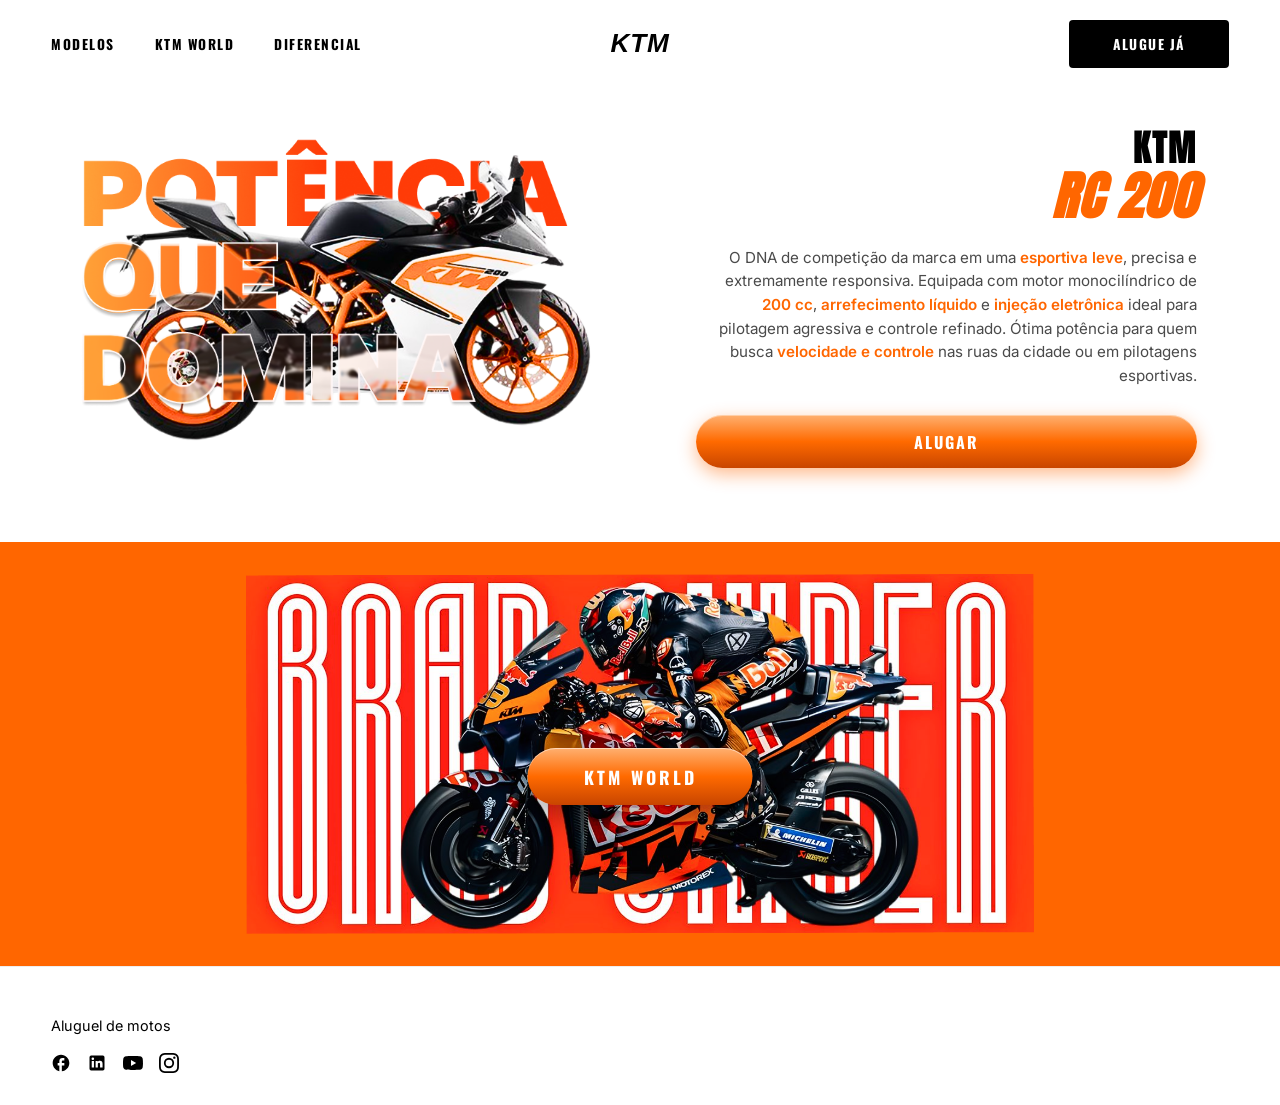
<file: front/index.html>
<!DOCTYPE html>
<html lang="pt-BR">
<head>
    <meta charset="UTF-8">
    <meta name="viewport" content="width=device-width, initial-scale=1.0">
    <title>KTM — KTM World</title>
    <link href="https://fonts.googleapis.com/css2?family=Anton&family=Oswald:wght@600;700&family=Inter:wght@400;600&display=swap" rel="stylesheet">
    <link rel="stylesheet" href="css/common.css">
    <link rel="stylesheet" href="css/footer.css">
    <link rel="stylesheet" href="css/index.css">
    <link rel="stylesheet" href="css/responsive.css">
</head>
<body>

    <header class="navbar">
        <nav class="nav-left">
            <a href="modelos.html">MODELOS</a>
            <a href="index.html">KTM WORLD</a>
            <a href="diferencial.html">DIFERENCIAL</a>
        </nav>

        <a href="index.html" class="nav-logo">
            <img src="images/logo-ktm.svg" alt="KTM" width="220" height="70">
        </a>

        <div class="nav-right">
            <a href="modelos.html" class="btn-login">ALUGUE JÁ</a>
        </div>
    </header>

    <section class="hero">
        <img class="hero-moto" src="images/agrupamento%20moto%20titulo%20inicio.png" alt="KTM RC 200">
        <div class="hero-text">
            <h1 class="hero-title">
                <span class="hero-brand">KTM</span>
                <span class="hero-model">RC 200</span>
            </h1>
            <p class="hero-desc">
                O DNA de competição da marca em uma <span class="orange">esportiva leve</span>,
                precisa e extremamente responsiva. Equipada com motor monocilíndrico de
                <span class="orange">200 cc</span>,
                <span class="orange">arrefecimento líquido</span> e
                <span class="orange">injeção eletrônica</span> ideal para pilotagem agressiva
                e controle refinado. Ótima potência para quem busca
                <span class="orange">velocidade e controle</span> nas ruas da cidade ou em
                pilotagens esportivas.
            </p>
            <a href="modelos.html" class="btn-cta">ALUGAR</a>
        </div>
    </section>

    <section class="banner">
        <div class="banner-bg-text"></div>
        <img class="banner-rider" src="images/IMAGEM%20BANNER%20PILOTO.png" alt="Brad Binder em KTM">
        <a href="modelos.html" class="btn-banner">KTM WORLD</a>
    </section>

    <footer class="footer footer-inicio">
        <p>Aluguel de motos</p>
        <div class="redes">
            <a href="#"><img src="images/icon-facebook.svg" alt="Facebook" width="20" height="20"></a>
            <a href="#"><img src="images/icon-linkedin.svg" alt="LinkedIn" width="20" height="20"></a>
            <a href="#"><img src="images/icon-youtube.svg" alt="YouTube" width="20" height="20"></a>
            <a href="#"><img src="images/icon-instagram.svg" alt="Instagram" width="20" height="20"></a>
        </div>
    </footer>

</body>
</html>
</file>
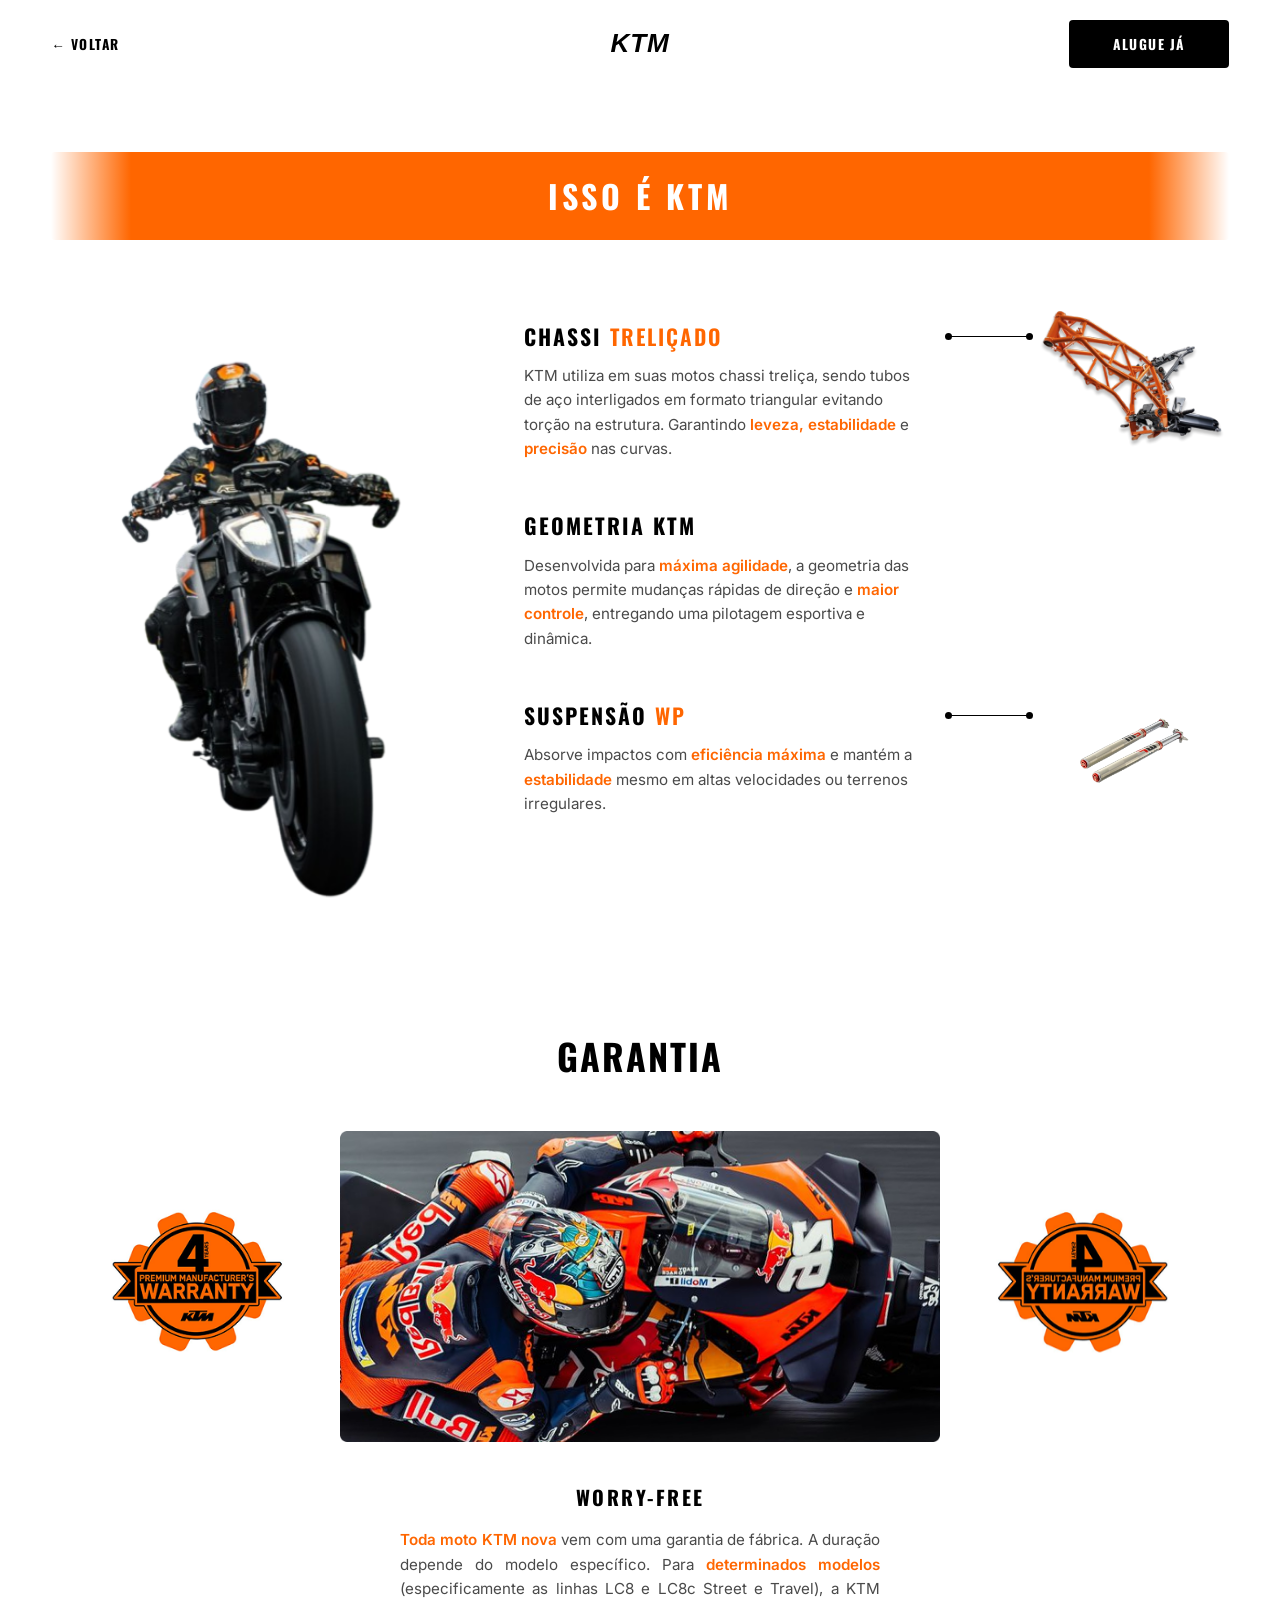
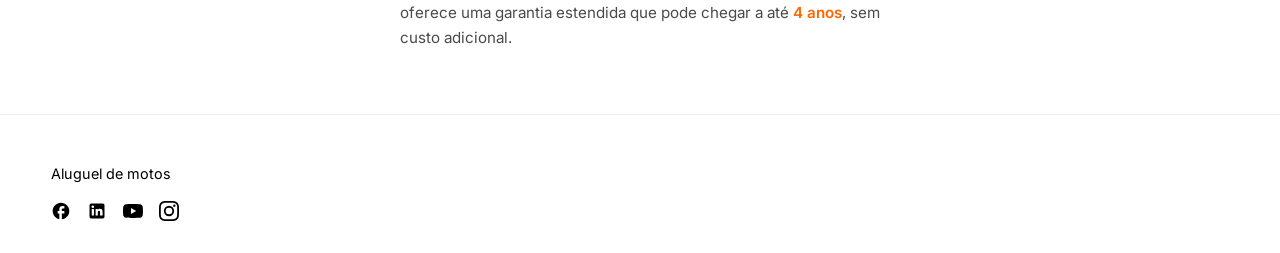
<file: front/diferencial.html>
<!DOCTYPE html>
<html lang="pt-BR">
<head>
    <meta charset="UTF-8">
    <meta name="viewport" content="width=device-width, initial-scale=1.0">
    <title>KTM — Diferencial</title>
    <link href="https://fonts.googleapis.com/css2?family=Anton&family=Oswald:wght@600;700&family=Inter:wght@400;600&display=swap" rel="stylesheet">
    <link rel="stylesheet" href="css/common.css">
    <link rel="stylesheet" href="css/footer.css">
    <link rel="stylesheet" href="css/diferencial.css">
    <link rel="stylesheet" href="css/responsive.css">
</head>
<body>

    <header class="navbar">
        <nav class="nav-left nav-left--back-only">
            <a href="index.html" class="nav-back-home">← VOLTAR</a>
        </nav>

        <a href="index.html" class="nav-logo">
            <img src="images/logo-ktm.svg" alt="KTM" width="220" height="70">
        </a>

        <div class="nav-right">
            <a href="modelos.html" class="btn-login">ALUGUE JÁ</a>
        </div>
    </header>

    <section class="ktm-essence" id="diferencial">
        <div class="essence-banner">
            <h2>ISSO É KTM</h2>
        </div>

        <div class="essence-content">
            <div class="essence-rider">
                <img src="images/Piloto%20imagem%20aba%20(isso%20%C3%A9%20ktm).png" alt="Piloto KTM em moto naked">
            </div>

            <div class="essence-features">

                <article class="feature">
                    <h3 class="feature-title">CHASSI <span class="orange">TRELIÇADO</span></h3>
                    <p>
                        KTM utiliza em suas motos chassi treliça, sendo tubos de aço
                        interligados em formato triangular evitando torção na estrutura.
                        Garantindo <span class="orange">leveza, estabilidade</span> e
                        <span class="orange">precisão</span> nas curvas.
                    </p>
                    <div class="feature-line feature-line--right"></div>
                    <div class="feature-img feature-img--chassi">
                        <img src="images/Chassi%20treli%C3%A7a%20(isso%20%C3%A9%20ktm).png" alt="Chassi treliçado KTM">
                    </div>
                </article>

                <article class="feature">
                    <h3 class="feature-title">GEOMETRIA <span>KTM</span></h3>
                    <p>
                        Desenvolvida para <span class="orange">máxima agilidade</span>, a
                        geometria das motos permite mudanças rápidas de direção e
                        <span class="orange">maior controle</span>, entregando uma pilotagem
                        esportiva e dinâmica.
                    </p>
                </article>

                <article class="feature">
                    <h3 class="feature-title">SUSPENSÃO <span class="orange">WP</span></h3>
                    <p>
                        Absorve impactos com <span class="orange">eficiência máxima</span> e
                        mantém a <span class="orange">estabilidade</span> mesmo em altas
                        velocidades ou terrenos irregulares.
                    </p>
                    <div class="feature-line feature-line--right"></div>
                    <div class="feature-img feature-img--suspensao">
                        <img src="images/Suspens%C3%A3o%20WP%20(isso%20%C3%A9%20ktm).png" alt="Suspensão WP KTM">
                    </div>
                </article>

            </div>
        </div>
    </section>

    <section class="warranty">
        <h2 class="section-title">GARANTIA</h2>

        <div class="warranty-row">
            <img class="warranty-badge warranty-badge--left" src="images/selo%20garantia%204%20anos%20png%20direita.png" alt="Selo 4 anos de garantia">
            <div class="warranty-photo">
                <img src="images/Image%20(5).png" alt="Piloto KTM em pista">
            </div>
            <img class="warranty-badge warranty-badge--right" src="images/selo%20garantia%204%20anos%20png%20direita.png" alt="Selo 4 anos de garantia">
        </div>

        <div class="warranty-info">
            <h3 class="warranty-title">WORRY-FREE</h3>
            <p>
                <span class="orange">Toda moto KTM nova</span> vem com uma garantia de
                fábrica. A duração depende do modelo específico. Para
                <span class="orange">determinados modelos</span> (especificamente as linhas
                LC8 e LC8c Street e Travel), a KTM oferece uma garantia estendida que pode
                chegar a até <span class="orange">4 anos</span>, sem custo adicional.
            </p>
        </div>
    </section>

    <footer class="footer footer-inicio">
        <p>Aluguel de motos</p>
        <div class="redes">
            <a href="#"><img src="images/icon-facebook.svg" alt="Facebook" width="20" height="20"></a>
            <a href="#"><img src="images/icon-linkedin.svg" alt="LinkedIn" width="20" height="20"></a>
            <a href="#"><img src="images/icon-youtube.svg" alt="YouTube" width="20" height="20"></a>
            <a href="#"><img src="images/icon-instagram.svg" alt="Instagram" width="20" height="20"></a>
        </div>
    </footer>

</body>
</html>
</file>
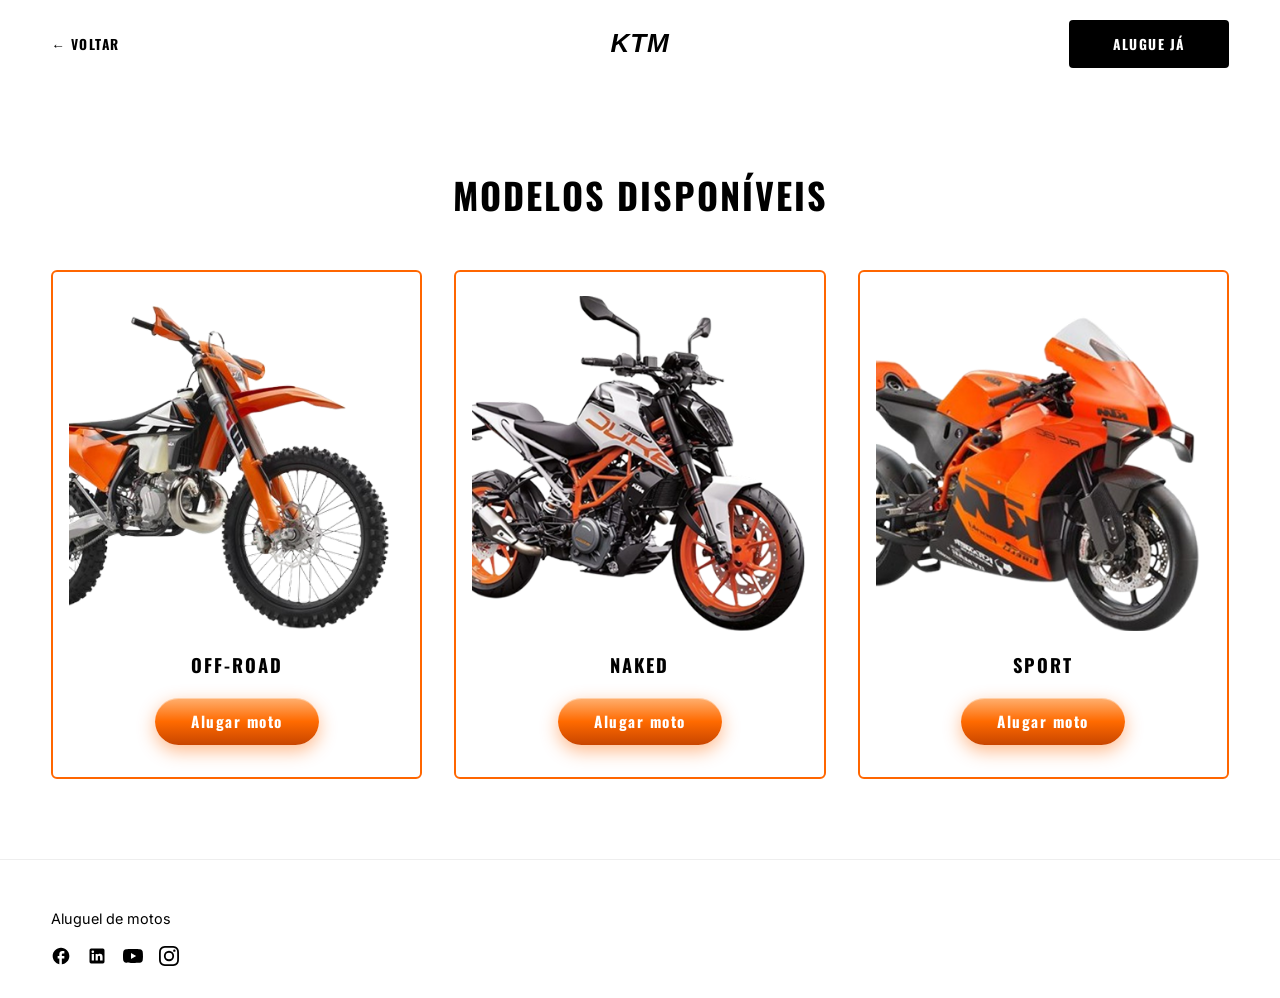
<file: front/modelos.html>
<!DOCTYPE html>
<html lang="pt-BR">
<head>
    <meta charset="UTF-8">
    <meta name="viewport" content="width=device-width, initial-scale=1.0">
    <title>KTM — Modelos disponíveis</title>
    <link href="https://fonts.googleapis.com/css2?family=Anton&family=Oswald:wght@600;700&family=Inter:wght@400;600&display=swap" rel="stylesheet">
    <link rel="stylesheet" href="css/common.css">
    <link rel="stylesheet" href="css/footer.css">
    <link rel="stylesheet" href="css/modelos.css">
    <link rel="stylesheet" href="css/responsive.css">
</head>
<body>

    <header class="navbar">
        <nav class="nav-left nav-left--back-only">
            <a href="index.html" class="nav-back-home">← VOLTAR</a>
        </nav>

        <a href="index.html" class="nav-logo">
            <img src="images/logo-ktm.svg" alt="KTM" width="220" height="70">
        </a>

        <div class="nav-right">
            <a href="modelos.html" class="btn-login">ALUGUE JÁ</a>
        </div>
    </header>

    <section class="models" id="modelos">
        <h2 class="section-title">MODELOS DISPONÍVEIS</h2>

        <div class="model-grid">
            <article class="model-card">
                <div class="model-img">
                    <img src="images/Image%20(2).png" alt="Moto KTM Off-Road">
                </div>
                <h3 class="model-name">OFF-ROAD</h3>
                <a href="off-road.html" class="btn-cta btn-cta--small">Alugar moto</a>
            </article>

            <article class="model-card">
                <div class="model-img">
                    <img src="images/Image%20(3).png" alt="Moto KTM Naked Duke">
                </div>
                <h3 class="model-name">NAKED</h3>
                <a href="naked.html" class="btn-cta btn-cta--small">Alugar moto</a>
            </article>

            <article class="model-card">
                <div class="model-img">
                    <img src="images/Image%20(4).png" alt="Moto KTM Sport RC">
                </div>
                <h3 class="model-name">SPORT</h3>
                <a href="sport.html" class="btn-cta btn-cta--small">Alugar moto</a>
            </article>
        </div>
    </section>

    <footer class="footer footer-inicio">
        <p>Aluguel de motos</p>
        <div class="redes">
            <a href="#"><img src="images/icon-facebook.svg" alt="Facebook" width="20" height="20"></a>
            <a href="#"><img src="images/icon-linkedin.svg" alt="LinkedIn" width="20" height="20"></a>
            <a href="#"><img src="images/icon-youtube.svg" alt="YouTube" width="20" height="20"></a>
            <a href="#"><img src="images/icon-instagram.svg" alt="Instagram" width="20" height="20"></a>
        </div>
    </footer>

</body>
</html>
</file>
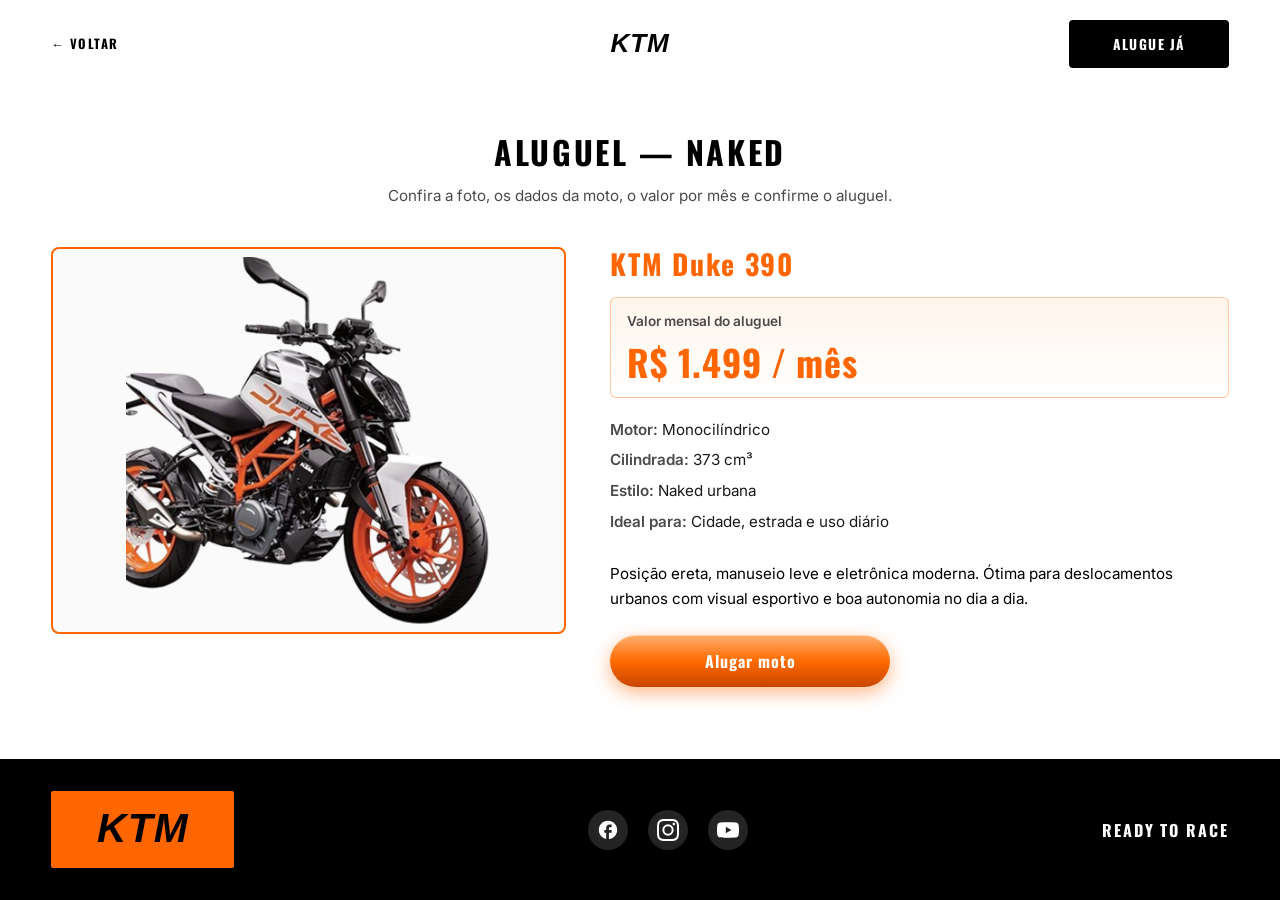
<file: front/naked.html>
<!DOCTYPE html>
<html lang="pt-BR">
<head>
    <meta charset="UTF-8">
    <meta name="viewport" content="width=device-width, initial-scale=1.0">
    <title>KTM — Aluguel Naked</title>
    <link href="https://fonts.googleapis.com/css2?family=Anton&family=Oswald:wght@600;700&family=Inter:wght@400;600&display=swap" rel="stylesheet">
    <link rel="stylesheet" href="css/common.css">
    <link rel="stylesheet" href="css/aluguel.css">
    <link rel="stylesheet" href="css/responsive.css">
</head>
<body class="pagina-aluguel">

    <header class="navbar cabecalho-aluguel">
        <a href="modelos.html" class="nav-back">← VOLTAR</a>
        <a href="index.html" class="nav-logo logo-centro">
            <img src="images/logo-ktm.svg" alt="KTM" width="220" height="70">
        </a>
        <div class="nav-right">
            <a href="modelos.html" class="btn-login">ALUGUE JÁ</a>
        </div>
    </header>

    <main class="rental-main">
        <h1 class="rental-page-title">Aluguel — Naked</h1>
        <p class="rental-page-sub">Confira a foto, os dados da moto, o valor por mês e confirme o aluguel.</p>

        <div class="rental-list">
            <article class="rental-card">
                <div class="rental-foto">
                    <img src="images/Image%20(3).png" alt="KTM Duke 390">
                </div>
                <div class="rental-dados">
                    <h2 class="rental-nome">KTM Duke 390</h2>

                    <div class="rental-price">
                        <p class="rental-price-intro">Valor mensal do aluguel</p>
                        <p class="rental-price-value">R$ 1.499 / mês</p>
                    </div>

                    <div class="rental-info">
                        <p><strong>Motor:</strong> Monocilíndrico</p>
                        <p><strong>Cilindrada:</strong> 373 cm³</p>
                        <p><strong>Estilo:</strong> Naked urbana</p>
                        <p><strong>Ideal para:</strong> Cidade, estrada e uso diário</p>
                    </div>

                    <p class="rental-texto">
                        Posição ereta, manuseio leve e eletrônica moderna. Ótima para deslocamentos urbanos com visual esportivo e boa autonomia no dia a dia.
                    </p>

                    <div class="rental-botao">
                        <a href="obrigado.html" class="btn-cta">Alugar moto</a>
                    </div>
                </div>
            </article>
        </div>
    </main>

    <footer class="rodape-aluguel">
        <div class="rodape-aluguel-conteudo">
            <a href="index.html" class="rodape-logo">
                <img src="images/logo-ktm.svg" alt="KTM" width="100" height="32">
            </a>
            <div class="rodape-redes">
                <a href="#"><img src="images/icon-facebook.svg" alt="Facebook" width="22" height="22"></a>
                <a href="#"><img src="images/icon-instagram.svg" alt="Instagram" width="22" height="22"></a>
                <a href="#"><img src="images/icon-youtube.svg" alt="YouTube" width="22" height="22"></a>
            </div>
            <div class="rodape-frase">
                <p>READY TO RACE</p>
            </div>
        </div>
    </footer>

</body>
</html>
</file>
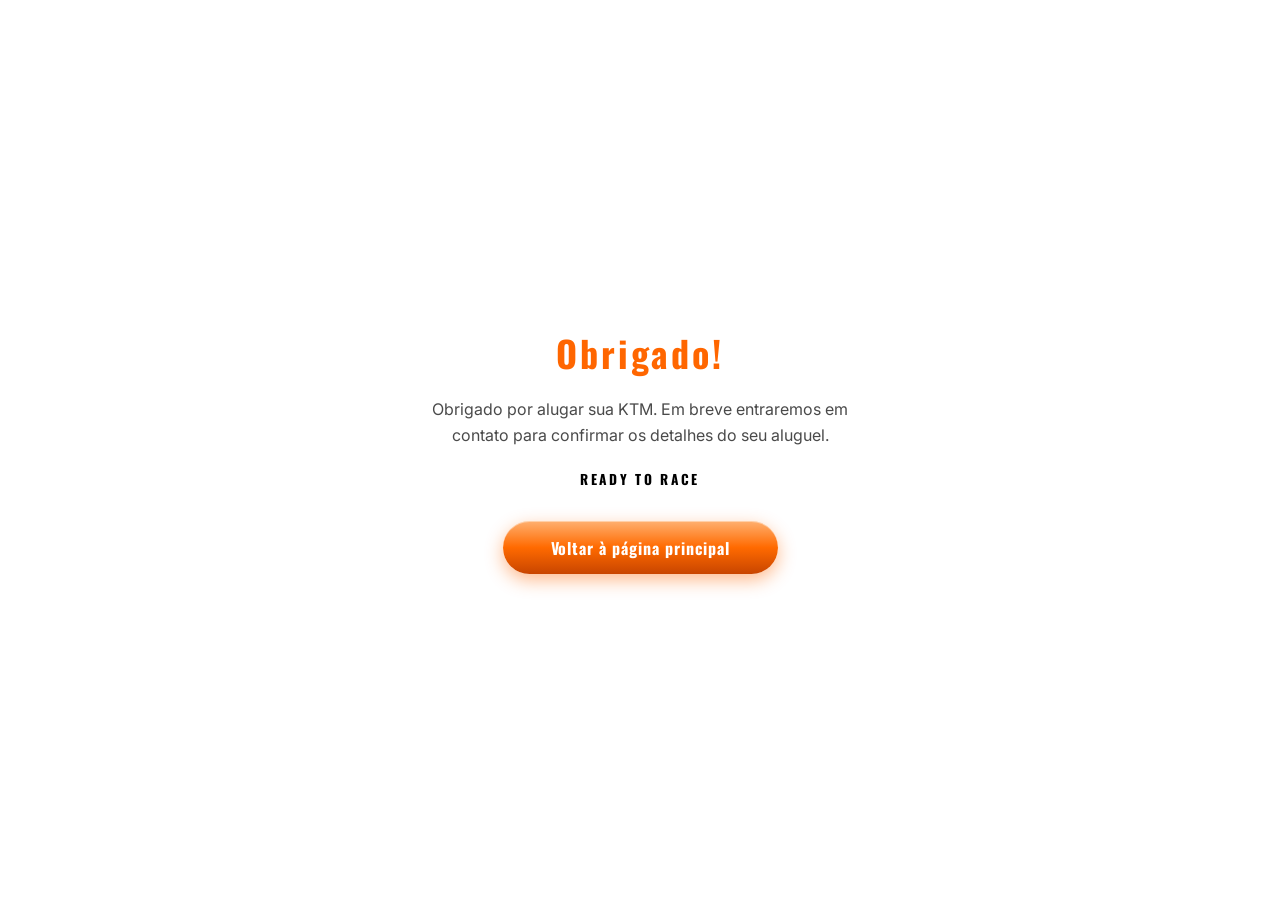
<file: front/obrigado.html>
<!DOCTYPE html>
<html lang="pt-BR">
<head>
    <meta charset="UTF-8">
    <meta name="viewport" content="width=device-width, initial-scale=1.0">
    <title>KTM — Obrigado</title>
    <link href="https://fonts.googleapis.com/css2?family=Anton&family=Oswald:wght@600;700&family=Inter:wght@400;600&display=swap" rel="stylesheet">
    <link rel="stylesheet" href="css/common.css">
    <link rel="stylesheet" href="css/obrigado.css">
    <link rel="stylesheet" href="css/responsive.css">
</head>
<body class="pagina-obrigado">

    <main>
        <h1>Obrigado!</h1>
        <p>Obrigado por alugar sua KTM. Em breve entraremos em contato para confirmar os detalhes do seu aluguel.</p>
        <p class="obrigado-marca">READY TO RACE</p>
        <a href="index.html" class="btn-cta">Voltar à página principal</a>
    </main>

</body>
</html>
</file>
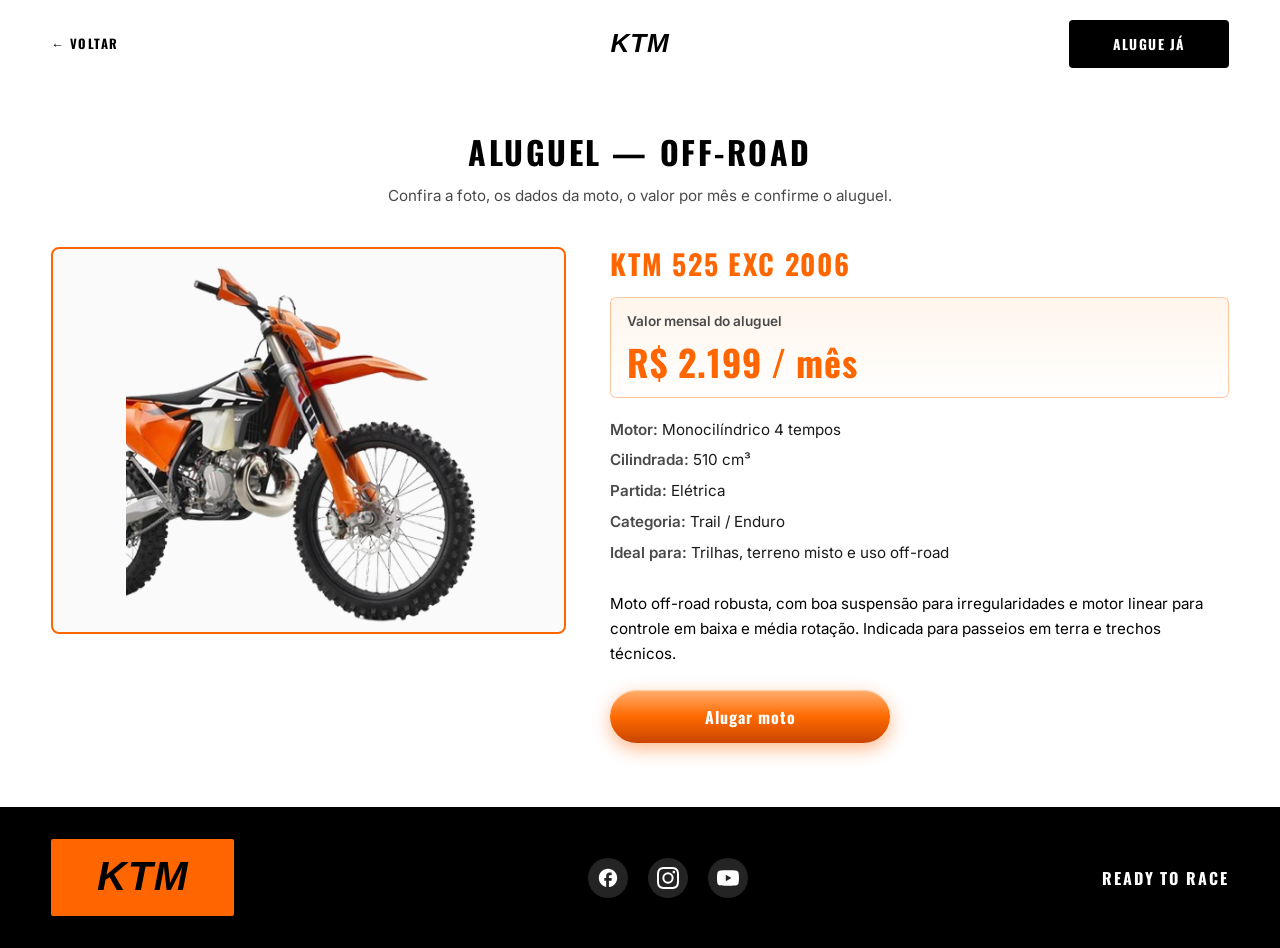
<file: front/off-road.html>
<!DOCTYPE html>
<html lang="pt-BR">
<head>
    <meta charset="UTF-8">
    <meta name="viewport" content="width=device-width, initial-scale=1.0">
    <title>KTM — Aluguel Off-Road</title>
    <link href="https://fonts.googleapis.com/css2?family=Anton&family=Oswald:wght@600;700&family=Inter:wght@400;600&display=swap" rel="stylesheet">
    <link rel="stylesheet" href="css/common.css">
    <link rel="stylesheet" href="css/aluguel.css">
    <link rel="stylesheet" href="css/responsive.css">
</head>
<body class="pagina-aluguel">

    <header class="navbar cabecalho-aluguel">
        <a href="modelos.html" class="nav-back">← VOLTAR</a>
        <a href="index.html" class="nav-logo logo-centro">
            <img src="images/logo-ktm.svg" alt="KTM" width="220" height="70">
        </a>
        <div class="nav-right">
            <a href="modelos.html" class="btn-login">ALUGUE JÁ</a>
        </div>
    </header>

    <main class="rental-main">
        <h1 class="rental-page-title">Aluguel — Off-Road</h1>
        <p class="rental-page-sub">Confira a foto, os dados da moto, o valor por mês e confirme o aluguel.</p>

        <div class="rental-list">
            <article class="rental-card">
                <div class="rental-foto">
                    <img src="images/Image%20(2).png" alt="KTM 525 EXC 2006">
                </div>
                <div class="rental-dados">
                    <h2 class="rental-nome">KTM 525 EXC 2006</h2>

                    <div class="rental-price">
                        <p class="rental-price-intro">Valor mensal do aluguel</p>
                        <p class="rental-price-value">R$ 2.199 / mês</p>
                    </div>

                    <div class="rental-info">
                        <p><strong>Motor:</strong> Monocilíndrico 4 tempos</p>
                        <p><strong>Cilindrada:</strong> 510 cm³</p>
                        <p><strong>Partida:</strong> Elétrica</p>
                        <p><strong>Categoria:</strong> Trail / Enduro</p>
                        <p><strong>Ideal para:</strong> Trilhas, terreno misto e uso off-road</p>
                    </div>

                    <p class="rental-texto">
                        Moto off-road robusta, com boa suspensão para irregularidades e motor linear para controle em baixa e média rotação. Indicada para passeios em terra e trechos técnicos.
                    </p>

                    <div class="rental-botao">
                        <a href="obrigado.html" class="btn-cta">Alugar moto</a>
                    </div>
                </div>
            </article>
        </div>
    </main>

    <footer class="rodape-aluguel">
        <div class="rodape-aluguel-conteudo">
            <a href="index.html" class="rodape-logo">
                <img src="images/logo-ktm.svg" alt="KTM" width="100" height="32">
            </a>
            <div class="rodape-redes">
                <a href="#"><img src="images/icon-facebook.svg" alt="Facebook" width="22" height="22"></a>
                <a href="#"><img src="images/icon-instagram.svg" alt="Instagram" width="22" height="22"></a>
                <a href="#"><img src="images/icon-youtube.svg" alt="YouTube" width="22" height="22"></a>
            </div>
            <div class="rodape-frase">
                <p>READY TO RACE</p>
            </div>
        </div>
    </footer>

</body>
</html>
</file>
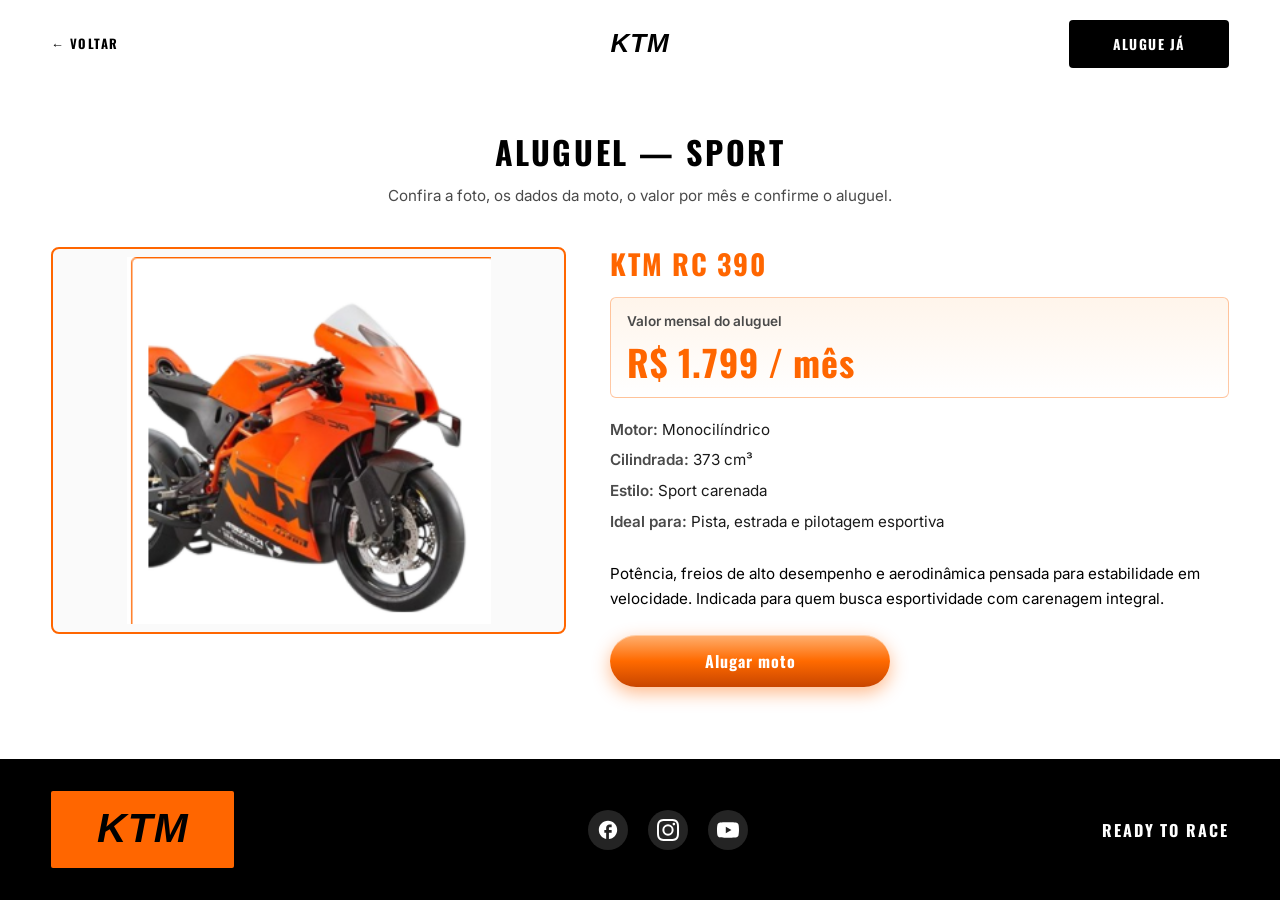
<file: front/sport.html>
<!DOCTYPE html>
<html lang="pt-BR">
<head>
    <meta charset="UTF-8">
    <meta name="viewport" content="width=device-width, initial-scale=1.0">
    <title>KTM — Aluguel Sport</title>
    <link href="https://fonts.googleapis.com/css2?family=Anton&family=Oswald:wght@600;700&family=Inter:wght@400;600&display=swap" rel="stylesheet">
    <link rel="stylesheet" href="css/common.css">
    <link rel="stylesheet" href="css/aluguel.css">
    <link rel="stylesheet" href="css/responsive.css">
</head>
<body class="pagina-aluguel">

    <header class="navbar cabecalho-aluguel">
        <a href="modelos.html" class="nav-back">← VOLTAR</a>
        <a href="index.html" class="nav-logo logo-centro">
            <img src="images/logo-ktm.svg" alt="KTM" width="220" height="70">
        </a>
        <div class="nav-right">
            <a href="modelos.html" class="btn-login">ALUGUE JÁ</a>
        </div>
    </header>

    <main class="rental-main">
        <h1 class="rental-page-title">Aluguel — Sport</h1>
        <p class="rental-page-sub">Confira a foto, os dados da moto, o valor por mês e confirme o aluguel.</p>

        <div class="rental-list">
            <article class="rental-card">
                <div class="rental-foto">
                    <img src="images/ktm-sport-carenada.png" alt="KTM RC 390">
                </div>
                <div class="rental-dados">
                    <h2 class="rental-nome">KTM RC 390</h2>

                    <div class="rental-price">
                        <p class="rental-price-intro">Valor mensal do aluguel</p>
                        <p class="rental-price-value">R$ 1.799 / mês</p>
                    </div>

                    <div class="rental-info">
                        <p><strong>Motor:</strong> Monocilíndrico</p>
                        <p><strong>Cilindrada:</strong> 373 cm³</p>
                        <p><strong>Estilo:</strong> Sport carenada</p>
                        <p><strong>Ideal para:</strong> Pista, estrada e pilotagem esportiva</p>
                    </div>

                    <p class="rental-texto">
                        Potência, freios de alto desempenho e aerodinâmica pensada para estabilidade em velocidade. Indicada para quem busca esportividade com carenagem integral.
                    </p>

                    <div class="rental-botao">
                        <a href="obrigado.html" class="btn-cta">Alugar moto</a>
                    </div>
                </div>
            </article>
        </div>
    </main>

    <footer class="rodape-aluguel">
        <div class="rodape-aluguel-conteudo">
            <a href="index.html" class="rodape-logo">
                <img src="images/logo-ktm.svg" alt="KTM" width="100" height="32">
            </a>
            <div class="rodape-redes">
                <a href="#"><img src="images/icon-facebook.svg" alt="Facebook" width="22" height="22"></a>
                <a href="#"><img src="images/icon-instagram.svg" alt="Instagram" width="22" height="22"></a>
                <a href="#"><img src="images/icon-youtube.svg" alt="YouTube" width="22" height="22"></a>
            </div>
            <div class="rodape-frase">
                <p>READY TO RACE</p>
            </div>
        </div>
    </footer>

</body>
</html>
</file>
<file: front/css/common.css>
* {
    margin: 0;
    padding: 0;
    box-sizing: border-box;
}

body {
    font-family: 'Inter', sans-serif;
    color: #1a1a1a;
    background: #fff;
    line-height: 1.5;
    overflow-x: hidden;
}

img {
    max-width: 100%;
    display: block;
}

button {
    font-family: inherit;
    border: none;
    cursor: pointer;
}

a {
    text-decoration: none;
    color: inherit;
}


:root {
    --orange: #FF6600;
    --orange-light: #FF8A33;
    --orange-deep: #E55400;
    --black: #000000;
    --grey-text: #4a4a4a;
    --max-width: 1280px;
    --pad-x: clamp(1rem, 4vw, 4rem);
    --border-subtle: #e8e8e8;
    --focus-ring: 2px solid var(--orange);
    --focus-offset: 2px;
}

.orange {
    color: var(--orange);
    font-weight: 600;
}


.navbar {
    display: flex;
    align-items: center;
    justify-content: space-between;
    padding: 1.25rem var(--pad-x);
    background: #fff;
    position: relative;
    z-index: 10;
}

.nav-left {
    display: flex;
    gap: 2.5rem;
    flex: 1;
}

.nav-left a {
    font-family: 'Oswald', sans-serif;
    font-weight: 700;
    font-size: 0.85rem;
    letter-spacing: 1.5px;
    color: var(--black);
}

.nav-left .nav-back-home {
    display: inline-flex;
    align-items: center;
    gap: 0.35rem;
    margin-right: 0.35rem;
    padding-right: 1.5rem;
    border-right: 1px solid var(--border-subtle);
}

.nav-left--back-only .nav-back-home {
    margin-right: 0;
    padding-right: 0;
    border-right: none;
}

.nav-logo {
    flex: 0 0 auto;
    width: 90px;
}

.nav-logo img {
    width: 100%;
    height: auto;
}

.nav-right {
    flex: 1;
    display: flex;
    justify-content: flex-end;
}

.btn-login {
    background: var(--black);
    color: #fff;
    font-family: 'Oswald', sans-serif;
    font-weight: 700;
    font-size: 0.85rem;
    letter-spacing: 1.5px;
    padding: 0.85rem 2.75rem;
    border-radius: 4px;
}

a.btn-login {
    display: inline-block;
    text-decoration: none;
}


.btn-cta {
    background: linear-gradient(180deg, #FFB070 0%, #FF6A00 50%, #C84500 100%);
    color: #fff;
    font-family: 'Oswald', sans-serif;
    font-weight: 700;
    font-size: 1rem;
    letter-spacing: 2px;
    padding: 0.9rem 3rem;
    border-radius: 999px;
    box-shadow:
        0 6px 18px rgba(255, 102, 0, 0.45),
        inset 0 1px 0 rgba(255, 255, 255, 0.4);
    text-transform: uppercase;
}

.btn-cta--small {
    padding: 0.75rem 2.25rem;
    font-size: 0.95rem;
    letter-spacing: 1.5px;
    text-transform: none;
}

a.btn-cta {
    display: inline-block;
    text-align: center;
    text-decoration: none;
}

.section-title {
    font-family: 'Oswald', sans-serif;
    font-weight: 700;
    font-size: clamp(1.5rem, 3vw, 2.25rem);
    letter-spacing: 2px;
    text-align: center;
    margin-bottom: 3rem;
    color: var(--black);
}
</file>
<file: front/css/footer.css>
.footer {
    background: #fff;
    border-top: 1px solid #eee;
    padding: 3rem var(--pad-x) 2rem;
}

.footer-grid {
    max-width: var(--max-width);
    margin: 0 auto;
    display: grid;
    grid-template-columns: 1.5fr 1fr 1fr 1fr;
    gap: 2rem;
    align-items: start;
}

.footer-brand h4 {
    font-family: 'Oswald', sans-serif;
    font-weight: 600;
    font-size: 1.1rem;
    margin-bottom: 1.5rem;
    color: var(--black);
}

.footer-inicio {
    max-width: var(--max-width);
    margin: 0 auto;
}

.footer-inicio > p {
    font-family: 'Inter', sans-serif;
    font-size: 0.9rem;
    margin-bottom: 1rem;
    color: var(--black);
}

.footer-inicio .redes {
    display: flex;
    gap: 1rem;
}

.footer-inicio .redes a {
    display: inline-flex;
}

.footer-inicio .redes a:hover img {
    filter: brightness(0) saturate(100%) invert(42%) sepia(98%) saturate(2654%) hue-rotate(1deg) brightness(101%) contrast(101%);
}

.footer-socials {
    display: flex;
    gap: 1rem;
    color: var(--black);
}

.footer-socials a {
    display: inline-flex;
    transition: filter 0.2s;
}

.footer-socials a:hover img {
    filter: brightness(0) saturate(100%) invert(42%) sepia(98%) saturate(2654%) hue-rotate(1deg) brightness(101%) contrast(101%);
}

.footer-col h5 {
    font-family: 'Oswald', sans-serif;
    font-weight: 600;
    font-size: 0.95rem;
    margin-bottom: 1rem;
    color: var(--black);
    letter-spacing: 1px;
}

.footer-col a {
    display: block;
    font-size: 0.9rem;
    color: var(--grey-text);
    padding: 0.25rem 0;
}
</file>
<file: front/css/index.css>
.hero {
    display: grid;
    grid-template-columns: 1.15fr 1fr;
    align-items: center;
    gap: 2rem;
    max-width: var(--max-width);
    margin: 2rem auto 4rem;
    padding: 0 var(--pad-x);
}


.hero-moto {
    width: 100%;
    max-width: 640px;
    height: auto;
    object-fit: contain;
    justify-self: center;
    align-self: center;
}

.hero-text {
    padding-right: 2rem;
}

.hero-title {
    text-align: right;
    line-height: 1;
    margin-bottom: 1.5rem;
}

.hero-brand {
    display: block;
    font-family: 'Anton', sans-serif;
    font-style: normal;
    font-size: 2.25rem;
    letter-spacing: 2px;
    color: var(--black);
}

.hero-model {
    display: block;
    font-family: 'Anton', sans-serif;
    font-style: italic;
    font-size: 3.25rem;
    letter-spacing: 1px;
    color: var(--orange);
    margin-top: 0.25rem;
}

.hero-desc {
    text-align: right;
    font-size: 0.95rem;
    color: var(--grey-text);
    margin-bottom: 1.75rem;
    line-height: 1.55;
}

.hero-text .btn-cta {
    margin-left: auto;
    display: block;
}


.banner {
    position: relative;
    background: var(--orange);
    overflow: hidden;
    padding: 2rem 0;
    display: flex;
    align-items: center;
    justify-content: center;
    min-height: 380px;
}

.banner-bg-text {
    position: absolute;
    inset: 0;
    z-index: 1;
    display: flex;
    align-items: center;
    justify-content: center;
    pointer-events: none;
    overflow: hidden;
}

.banner-bg-text span {
    font-family: 'Anton', sans-serif;
    font-size: clamp(8rem, 22vw, 22rem);
    font-weight: 900;
    line-height: 0.85;
    letter-spacing: -0.02em;
    color: transparent;
    -webkit-text-stroke: 3px #fff;
    white-space: nowrap;
    transform: scaleY(1.4);
    transform-origin: center;
}

.banner-rider {
    position: relative;
    z-index: 2;
    max-height: 360px;
    width: auto;
    object-fit: contain;
    mix-blend-mode: normal;
}

.btn-banner {
    position: absolute;
    z-index: 3;
    bottom: 38%;
    left: 50%;
    transform: translateX(-50%);
    background: linear-gradient(180deg, #FFB070 0%, #FF6A00 50%, #C84500 100%);
    color: #fff;
    font-family: 'Oswald', sans-serif;
    font-weight: 700;
    font-size: 1.1rem;
    letter-spacing: 3px;
    padding: 0.95rem 3.5rem;
    border-radius: 999px;
    box-shadow:
        0 10px 30px rgba(0, 0, 0, 0.35),
        inset 0 1px 0 rgba(255, 255, 255, 0.5);
}

a.btn-banner {
    display: inline-block;
    text-decoration: none;
    text-align: center;
}
</file>
<file: front/css/responsive.css>
@media (max-width: 960px) {
    .hero {
        grid-template-columns: 1fr;
        text-align: center;
    }

    .hero-moto {
        margin-left: auto;
        margin-right: auto;
        max-width: min(480px, 92vw);
    }

    .hero-text {
        padding-right: 0;
    }

    .hero-title,
    .hero-desc {
        text-align: center;
    }

    .hero-text .btn-cta {
        margin: 0 auto;
    }

    .model-grid {
        grid-template-columns: 1fr;
    }

    .essence-content {
        grid-template-columns: 1fr;
    }

    .essence-rider {
        position: static;
        max-width: 320px;
        margin: 0 auto;
    }

    .feature {
        padding-right: 0;
    }

    .feature-img {
        position: static;
        width: 60%;
        margin: 1rem 0;
    }

    .feature-line {
        display: none;
    }

    .warranty-row {
        flex-wrap: wrap;
    }

    .warranty-badge {
        width: 90px;
    }

    .footer-grid {
        grid-template-columns: 1fr 1fr;
    }

    .product-strip,
    .product-strip--reverse {
        grid-template-columns: 1fr;
        grid-template-areas:
            "media"
            "copy"
            "action";
    }

    .product-strip__action,
    .product-strip--reverse .product-strip__action {
        justify-content: center;
    }

    .rental-card {
        grid-template-columns: 1fr;
    }

    .rental-botao .btn-cta {
        max-width: none;
        width: 100%;
    }

    .submodel-feature {
        border-right: none;
        border-bottom: 1px solid var(--border-subtle);
        flex: 1 1 45%;
        max-width: none;
        padding-bottom: 1.25rem;
    }

    .rodape-aluguel-conteudo {
        flex-direction: column;
        text-align: center;
    }

    .rodape-frase {
        text-align: center;
    }
}

@media (max-width: 600px) {
    .navbar {
        flex-wrap: wrap;
        gap: 1rem;
    }

    .nav-left {
        order: 3;
        flex: 1 1 100%;
        justify-content: center;
        gap: 1.25rem;
    }

    .nav-left a {
        font-size: 0.75rem;
    }

    .btn-login {
        padding: 0.7rem 1.75rem;
    }

    .footer-grid {
        grid-template-columns: 1fr;
    }

    .cabecalho-aluguel {
        display: flex;
        flex-wrap: wrap;
        justify-content: space-between;
        gap: 1rem;
    }

    .logo-centro {
        order: -1;
        flex: 1 1 100%;
        display: flex;
        justify-content: center;
    }

    .submodel-band {
        flex-direction: column;
        align-items: flex-start;
    }
}
</file>
<file: front/css/diferencial.css>
.ktm-essence {
    margin-top: 4rem;
}

.essence-banner {
    background: linear-gradient(90deg,
        #fff 0%,
        var(--orange) 8%,
        var(--orange) 92%,
        #fff 100%);
    background: var(--orange);
    padding: 1.25rem 0;
    margin: 0 var(--pad-x);
    border-radius: 4px;
    position: relative;
}

.essence-banner::before,
.essence-banner::after {
    content: "";
    position: absolute;
    top: 0;
    bottom: 0;
    width: 80px;
    pointer-events: none;
}

.essence-banner::before {
    left: 0;
    background: linear-gradient(90deg, #fff, transparent);
}

.essence-banner::after {
    right: 0;
    background: linear-gradient(-90deg, #fff, transparent);
}

.essence-banner h2 {
    text-align: center;
    font-family: 'Oswald', sans-serif;
    font-weight: 700;
    font-size: clamp(1.4rem, 2.5vw, 2rem);
    letter-spacing: 4px;
    color: #fff;
    position: relative;
    z-index: 1;
}

.essence-content {
    display: grid;
    grid-template-columns: 1fr 1.6fr;
    gap: 2rem;
    max-width: var(--max-width);
    margin: 3rem auto;
    padding: 0 var(--pad-x);
    align-items: start;
}

.essence-rider {
    position: sticky;
    top: 2rem;
}

.essence-rider img {
    width: 100%;
    height: auto;
    object-fit: contain;
}

.essence-features {
    display: flex;
    flex-direction: column;
    gap: 3rem;
    padding-top: 2rem;
}

.feature {
    position: relative;
    padding-right: 220px;
}

.feature-title {
    font-family: 'Oswald', sans-serif;
    font-weight: 700;
    font-size: 1.35rem;
    letter-spacing: 2px;
    margin-bottom: 0.75rem;
    color: var(--black);
}

.feature p {
    font-size: 0.95rem;
    color: var(--grey-text);
    line-height: 1.6;
    max-width: 400px;
}

.feature-line {
    position: absolute;
    top: 1rem;
    right: 200px;
    width: 80px;
    height: 1px;
    background: var(--black);
}

.feature-line::before {
    content: "";
    position: absolute;
    left: -4px;
    top: -3px;
    width: 7px;
    height: 7px;
    border-radius: 50%;
    background: var(--black);
}

.feature-line::after {
    content: "";
    position: absolute;
    right: -4px;
    top: -3px;
    width: 7px;
    height: 7px;
    border-radius: 50%;
    background: var(--black);
}

.feature-img {
    position: absolute;
    top: -1rem;
    right: 0;
    width: 200px;
    height: auto;
}

.feature-img img {
    width: 100%;
    height: auto;
    object-fit: contain;
}

.feature-img--suspensao {
    width: 130px;
    right: 30px;
}


.warranty {
    max-width: var(--max-width);
    margin: 5rem auto 4rem;
    padding: 0 var(--pad-x);
}

.warranty-row {
    display: flex;
    align-items: center;
    justify-content: center;
    gap: 1.5rem;
    margin-bottom: 2.5rem;
}

.warranty-badge {
    width: 240px;
    height: auto;
    flex: 0 0 auto;
}

.warranty-badge--right {
    transform: scaleX(-1);
}

.warranty-photo {
    flex: 1;
    max-width: 600px;
}

.warranty-photo img {
    width: 100%;
    height: auto;
    border-radius: 4px;
    object-fit: cover;
}

.warranty-info {
    max-width: 480px;
    margin: 0 auto;
    text-align: center;
}

.warranty-title {
    font-family: 'Oswald', sans-serif;
    font-weight: 700;
    font-size: 1.25rem;
    letter-spacing: 2.5px;
    margin-bottom: 1rem;
    color: var(--black);
}

.warranty-info p {
    font-size: 0.95rem;
    color: var(--grey-text);
    line-height: 1.6;
    text-align: justify;
}
</file>
<file: front/css/modelos.css>
.models {
    max-width: var(--max-width);
    margin: 5rem auto;
    padding: 0 var(--pad-x);
}

.model-grid {
    display: grid;
    grid-template-columns: repeat(3, 1fr);
    gap: 2rem;
}

.model-card {
    border: 2px solid var(--orange);
    border-radius: 6px;
    padding: 1.5rem 1rem 2rem;
    text-align: center;
    background: #fff;
    display: flex;
    flex-direction: column;
    align-items: center;
    gap: 1.25rem;
}

.model-img {
    width: 100%;
    aspect-ratio: 1 / 1;
    display: flex;
    align-items: center;
    justify-content: center;
    overflow: hidden;
}

.model-img img {
    max-width: 100%;
    max-height: 100%;
    object-fit: contain;
}

.model-name {
    font-family: 'Oswald', sans-serif;
    font-weight: 700;
    font-size: 1.15rem;
    letter-spacing: 2px;
    color: var(--black);
}
</file>
<file: front/css/aluguel.css>
.pagina-aluguel {
    min-height: 100vh;
    display: flex;
    flex-direction: column;
}

.pagina-aluguel main {
    flex: 1;
}

.cabecalho-aluguel {
    display: grid;
    grid-template-columns: 1fr auto 1fr;
    align-items: center;
    gap: 0.75rem 1rem;
    background: #fff;
}

.pagina-aluguel .nav-back {
    display: inline-flex;
    align-items: center;
    gap: 0.75rem;
    justify-self: start;
    font-family: 'Oswald', sans-serif;
    font-weight: 700;
    font-size: 0.8rem;
    letter-spacing: 1.5px;
    color: var(--black);
    text-transform: uppercase;
}

.logo-centro {
    justify-self: center;
    width: 90px;
}

.cabecalho-aluguel .nav-right {
    justify-self: end;
}

.submodel-band {
    display: flex;
    align-items: center;
    justify-content: space-between;
    background: var(--black);
    color: #fff;
    padding: clamp(1rem, 2.5vw, 1.35rem) var(--pad-x);
    gap: 1rem;
    min-height: clamp(3.25rem, 8vw, 4.25rem);
}

.submodel-band__title {
    font-family: 'Oswald', sans-serif;
    font-weight: 700;
    font-size: clamp(1.25rem, 3.5vw, 2rem);
    letter-spacing: 0.12em;
    text-transform: uppercase;
    line-height: 1.1;
}

.submodel-band__zigzag {
    display: block;
    width: clamp(56px, 11vw, 88px);
    height: auto;
    flex-shrink: 0;
}

.submodel-hero {
    background: #0a0a0a;
}

.submodel-hero__media {
    position: relative;
    width: 100%;
    margin: 0 auto;
}

.submodel-hero__img {
    width: 100%;
    max-height: min(44vh, 520px);
    min-height: 220px;
    object-fit: cover;
    object-position: center;
}

.submodel-hero__badge {
    position: absolute;
    right: clamp(0.75rem, 3vw, 2rem);
    bottom: clamp(0.6rem, 2.5vw, 1.35rem);
    margin: 0;
    text-align: right;
    font-family: 'Oswald', sans-serif;
    font-weight: 700;
    color: #fff;
    text-shadow: 0 2px 14px rgba(0, 0, 0, 0.75);
    line-height: 1.05;
}

.submodel-hero__badge-line {
    display: block;
    font-size: clamp(0.58rem, 1.35vw, 0.72rem);
    letter-spacing: 0.22em;
}

.submodel-hero__badge-line--race {
    font-family: 'Anton', sans-serif;
    font-size: clamp(1.35rem, 3.8vw, 2rem);
    letter-spacing: 0.1em;
    margin-top: 0.12rem;
}

.product-strip {
    display: grid;
    grid-template-columns: minmax(0, 1fr) minmax(0, 1.25fr) minmax(0, 1fr);
    grid-template-areas: "media copy action";
    gap: clamp(1.5rem, 3vw, 2.5rem);
    align-items: center;
    max-width: var(--max-width);
    margin: 0 auto;
    padding: clamp(2rem, 4vw, 3rem) var(--pad-x);
    border-bottom: 1px solid var(--border-subtle);
}

.product-strip--reverse {
    grid-template-areas: "action copy media";
}

.product-strip__media {
    grid-area: media;
}

.product-strip__media img {
    width: 100%;
    max-height: 220px;
    object-fit: contain;
    margin: 0 auto;
}

.product-strip__copy {
    grid-area: copy;
}

.product-strip__name {
    font-family: 'Oswald', sans-serif;
    font-weight: 700;
    font-size: clamp(1.05rem, 2vw, 1.2rem);
    margin-bottom: 0.75rem;
    letter-spacing: 0.04em;
    line-height: 1.25;
}

.product-strip__model {
    color: var(--orange);
}

.product-strip__desc {
    font-size: 0.95rem;
    color: var(--black);
    line-height: 1.65;
    max-width: 42rem;
}

.product-strip__action {
    grid-area: action;
    display: flex;
    justify-content: center;
}

.product-strip--reverse .product-strip__action {
    justify-content: flex-start;
}

.product-strip:not(.product-strip--reverse) .product-strip__action {
    justify-content: flex-end;
}

.submodel-features {
    max-width: var(--max-width);
    margin: 0 auto;
    padding: 3rem var(--pad-x) 4rem;
}

.submodel-features__heading {
    font-family: 'Oswald', sans-serif;
    font-weight: 700;
    font-size: clamp(1.35rem, 3vw, 2rem);
    letter-spacing: 0.1em;
    text-align: center;
    color: var(--orange);
    margin-bottom: 2.5rem;
    text-transform: uppercase;
}

.submodel-features__row {
    display: flex;
    flex-wrap: wrap;
    justify-content: center;
    gap: 0;
    list-style: none;
    margin: 0;
    padding: 0;
}

.submodel-features__row > li {
    margin: 0;
}

.submodel-feature {
    flex: 1 1 140px;
    min-width: 120px;
    max-width: 200px;
    padding: 0 1rem 1.5rem;
    text-align: center;
    border-right: 1px solid var(--border-subtle);
    display: flex;
    flex-direction: column;
    align-items: center;
    gap: 1rem;
}

.submodel-feature:last-child {
    border-right: none;
}

.submodel-feature__icon {
    width: 48px;
    height: 48px;
    color: var(--black);
}

.submodel-feature__icon svg {
    width: 100%;
    height: 100%;
}

.submodel-feature__label {
    font-family: 'Oswald', sans-serif;
    font-weight: 600;
    font-size: clamp(0.68rem, 1.1vw, 0.78rem);
    letter-spacing: 0.08em;
    line-height: 1.4;
    color: var(--black);
    text-transform: uppercase;
    max-width: 12rem;
    margin: 0 auto;
}

.rodape-aluguel {
    background: var(--black);
    color: #fff;
    padding: 2rem var(--pad-x);
    margin-top: auto;
}

.rodape-aluguel-conteudo {
    max-width: var(--max-width);
    margin: 0 auto;
    display: flex;
    flex-wrap: wrap;
    align-items: center;
    justify-content: space-between;
    gap: 2rem;
}

.rodape-logo {
    background: var(--orange);
    padding: 1rem 1.35rem;
    border-radius: 2px;
    display: flex;
    align-items: center;
    justify-content: center;
    text-decoration: none;
}

.rodape-logo img {
    filter: brightness(0);
    width: clamp(100px, 18vw, 140px);
    height: auto;
}

.rodape-redes {
    display: flex;
    gap: 1.25rem;
    align-items: center;
}

.rodape-redes a {
    display: inline-flex;
    align-items: center;
    justify-content: center;
    width: 2.5rem;
    height: 2.5rem;
    border-radius: 50%;
    background: rgba(255, 255, 255, 0.14);
}

.rodape-redes img {
    filter: brightness(0) invert(1);
}

.rodape-frase {
    text-align: right;
}

.rodape-frase p {
    margin: 0;
    font-family: 'Oswald', sans-serif;
    font-weight: 700;
    font-size: clamp(0.85rem, 2vw, 1rem);
    letter-spacing: 0.12em;
    color: #fff;
}

.pagina-aluguel a:focus-visible,
.pagina-aluguel button:focus-visible {
    outline: var(--focus-ring);
    outline-offset: var(--focus-offset);
}

.pagina-aluguel .btn-cta:focus-visible {
    outline-offset: 4px;
}


.rental-main {
    max-width: var(--max-width);
    margin: 0 auto;
    padding: clamp(1.75rem, 4vw, 2.5rem) var(--pad-x) clamp(3rem, 6vw, 4rem);
}

.rental-page-title {
    font-family: 'Oswald', sans-serif;
    font-weight: 700;
    font-size: clamp(1.5rem, 3.5vw, 2rem);
    letter-spacing: 0.08em;
    text-align: center;
    text-transform: uppercase;
    color: var(--black);
    margin-bottom: 0.5rem;
}

.rental-page-sub {
    font-size: 0.95rem;
    color: var(--grey-text);
    text-align: center;
    max-width: 36rem;
    margin: 0 auto 2.5rem;
    line-height: 1.55;
}

.rental-list {
    display: flex;
    flex-direction: column;
    gap: 0;
}

.rental-card {
    display: grid;
    grid-template-columns: minmax(0, 1fr) minmax(0, 1.2fr);
    gap: clamp(1.5rem, 4vw, 2.75rem);
    align-items: start;
    padding: clamp(2rem, 4vw, 2.75rem) 0;
    border-bottom: 1px solid var(--border-subtle);
}

.rental-card:last-child {
    border-bottom: none;
    padding-bottom: 0;
}

.rental-card:only-child {
    border-bottom: none;
    padding-top: 0;
}

.rental-foto {
    border-radius: 8px;
    overflow: hidden;
    border: 2px solid var(--orange);
    background: #fafafa;
    aspect-ratio: 4 / 3;
    display: flex;
    align-items: center;
    justify-content: center;
}

.rental-foto img {
    width: 100%;
    height: 100%;
    object-fit: contain;
    padding: 0.5rem;
}

.rental-dados {
    display: flex;
    flex-direction: column;
    min-width: 0;
}

.rental-nome {
    font-family: 'Oswald', sans-serif;
    font-weight: 700;
    font-size: clamp(1.35rem, 2.8vw, 1.75rem);
    letter-spacing: 0.06em;
    color: var(--orange);
    margin-bottom: 1rem;
    line-height: 1.2;
}

.rental-price {
    margin: 0 0 1.25rem;
    padding: 0.85rem 1rem;
    background: linear-gradient(180deg, #fff5eb 0%, #fff 100%);
    border: 1px solid rgba(255, 102, 0, 0.35);
    border-radius: 6px;
}

.rental-price p {
    margin: 0;
}

.rental-price p + p {
    margin-top: 0.5rem;
}

.rental-price-intro {
    font-size: 0.85rem;
    font-weight: 600;
    color: var(--grey-text);
}

.rental-price-value {
    font-family: 'Oswald', sans-serif;
    font-weight: 700;
    font-size: clamp(1.75rem, 4vw, 2.25rem);
    color: var(--orange);
    letter-spacing: 0.02em;
    line-height: 1.2;
}

.rental-info {
    margin: 0 0 1.25rem;
    font-size: 0.95rem;
    line-height: 1.55;
}

.rental-info p {
    margin: 0 0 0.45rem;
}

.rental-info strong {
    color: var(--grey-text);
    font-weight: 600;
}

.rental-texto {
    font-size: 0.95rem;
    color: var(--black);
    line-height: 1.65;
    margin: 0;
}

.rental-botao {
    margin-top: 1.5rem;
}

.rental-botao .btn-cta {
    width: 100%;
    max-width: 280px;
    text-transform: none;
    letter-spacing: 0.06em;
}
</file>
<file: front/css/obrigado.css>
body.pagina-obrigado {
    min-height: 100vh;
    margin: 0;
    display: flex;
    flex-direction: column;
    align-items: center;
    justify-content: center;
    padding: 2rem;
    background: #fff;
}

body.pagina-obrigado main {
    max-width: 28rem;
    text-align: center;
}

body.pagina-obrigado h1 {
    font-family: 'Oswald', sans-serif;
    font-weight: 700;
    font-size: clamp(1.75rem, 4vw, 2.25rem);
    letter-spacing: 0.08em;
    color: var(--orange);
    margin-bottom: 1rem;
}

body.pagina-obrigado main > p:first-of-type {
    font-size: 1rem;
    color: var(--grey-text);
    line-height: 1.65;
    margin: 0 0 1.25rem;
}

.obrigado-marca {
    font-family: 'Oswald', sans-serif;
    font-weight: 700;
    font-size: 0.85rem;
    letter-spacing: 0.2em;
    color: var(--black);
    margin: 0 0 2rem;
}

body.pagina-obrigado .btn-cta {
    display: inline-block;
    text-transform: none;
    letter-spacing: 0.06em;
}
</file>
